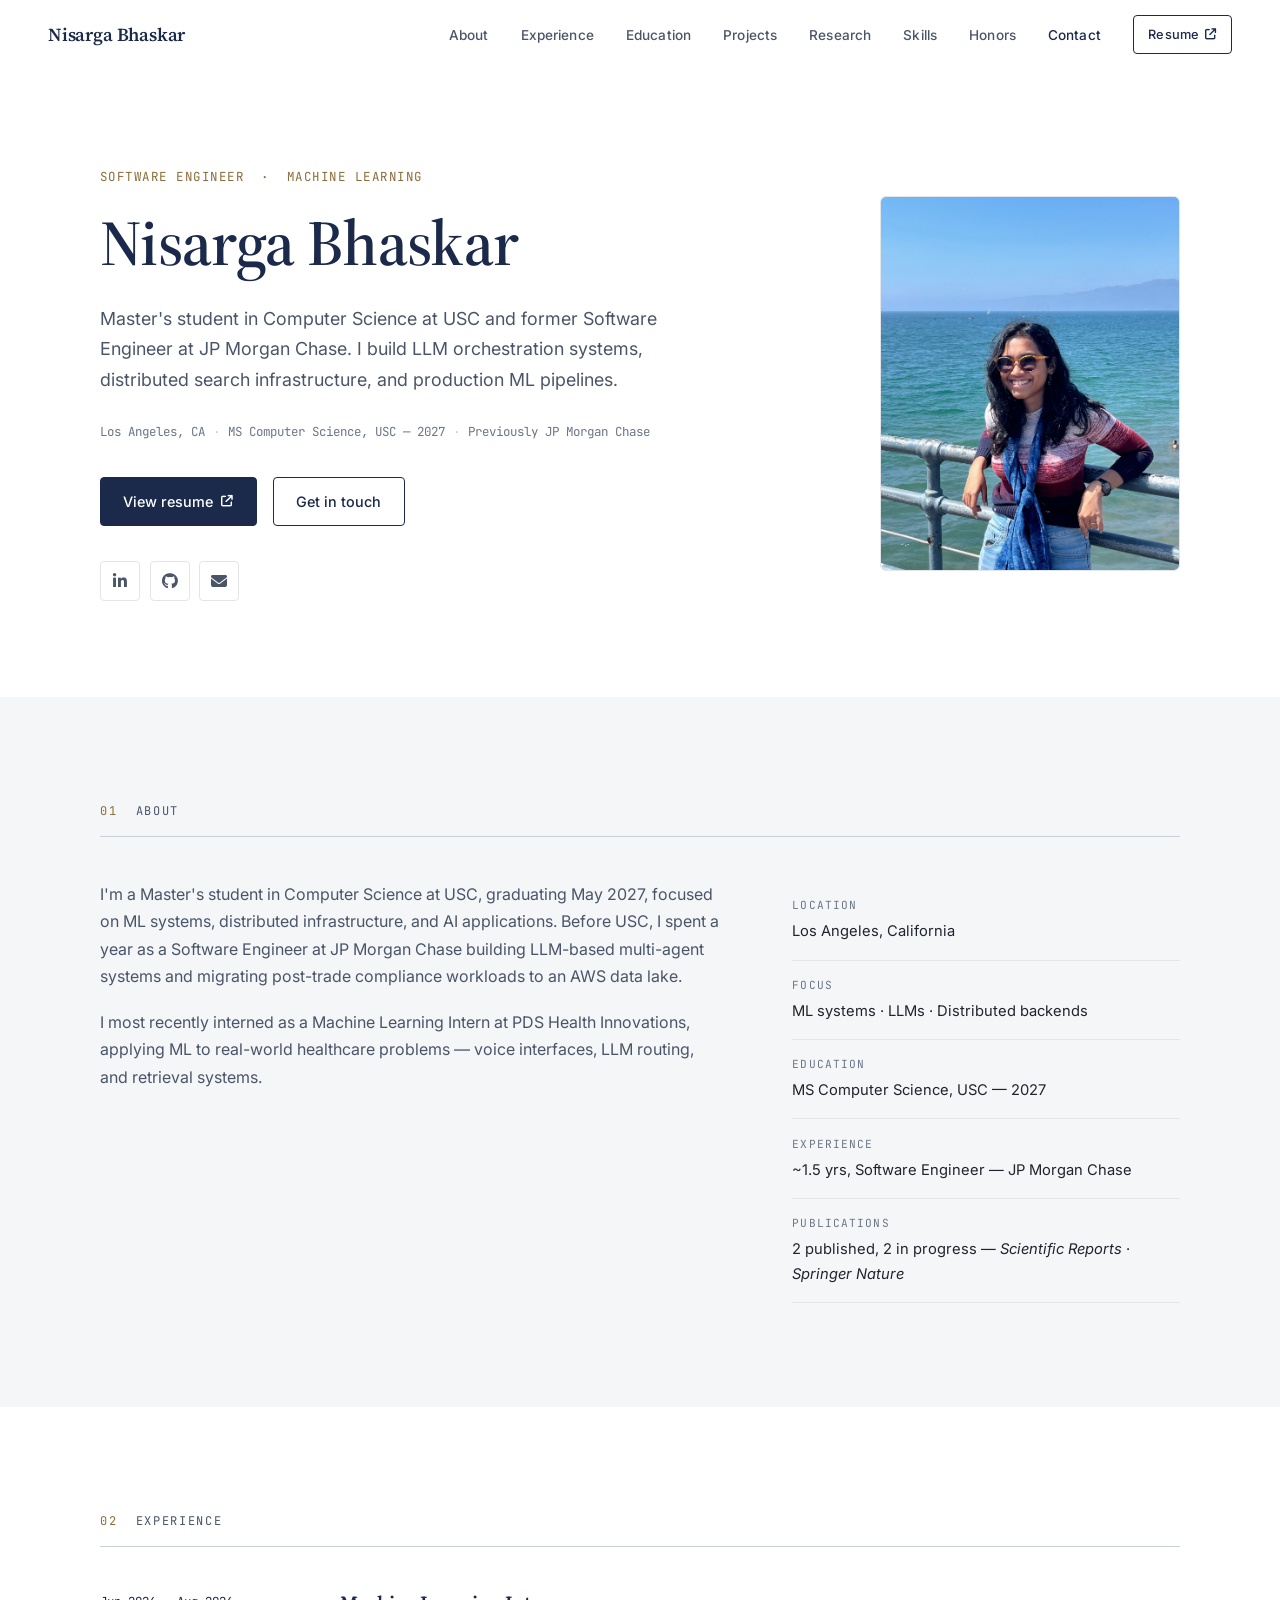
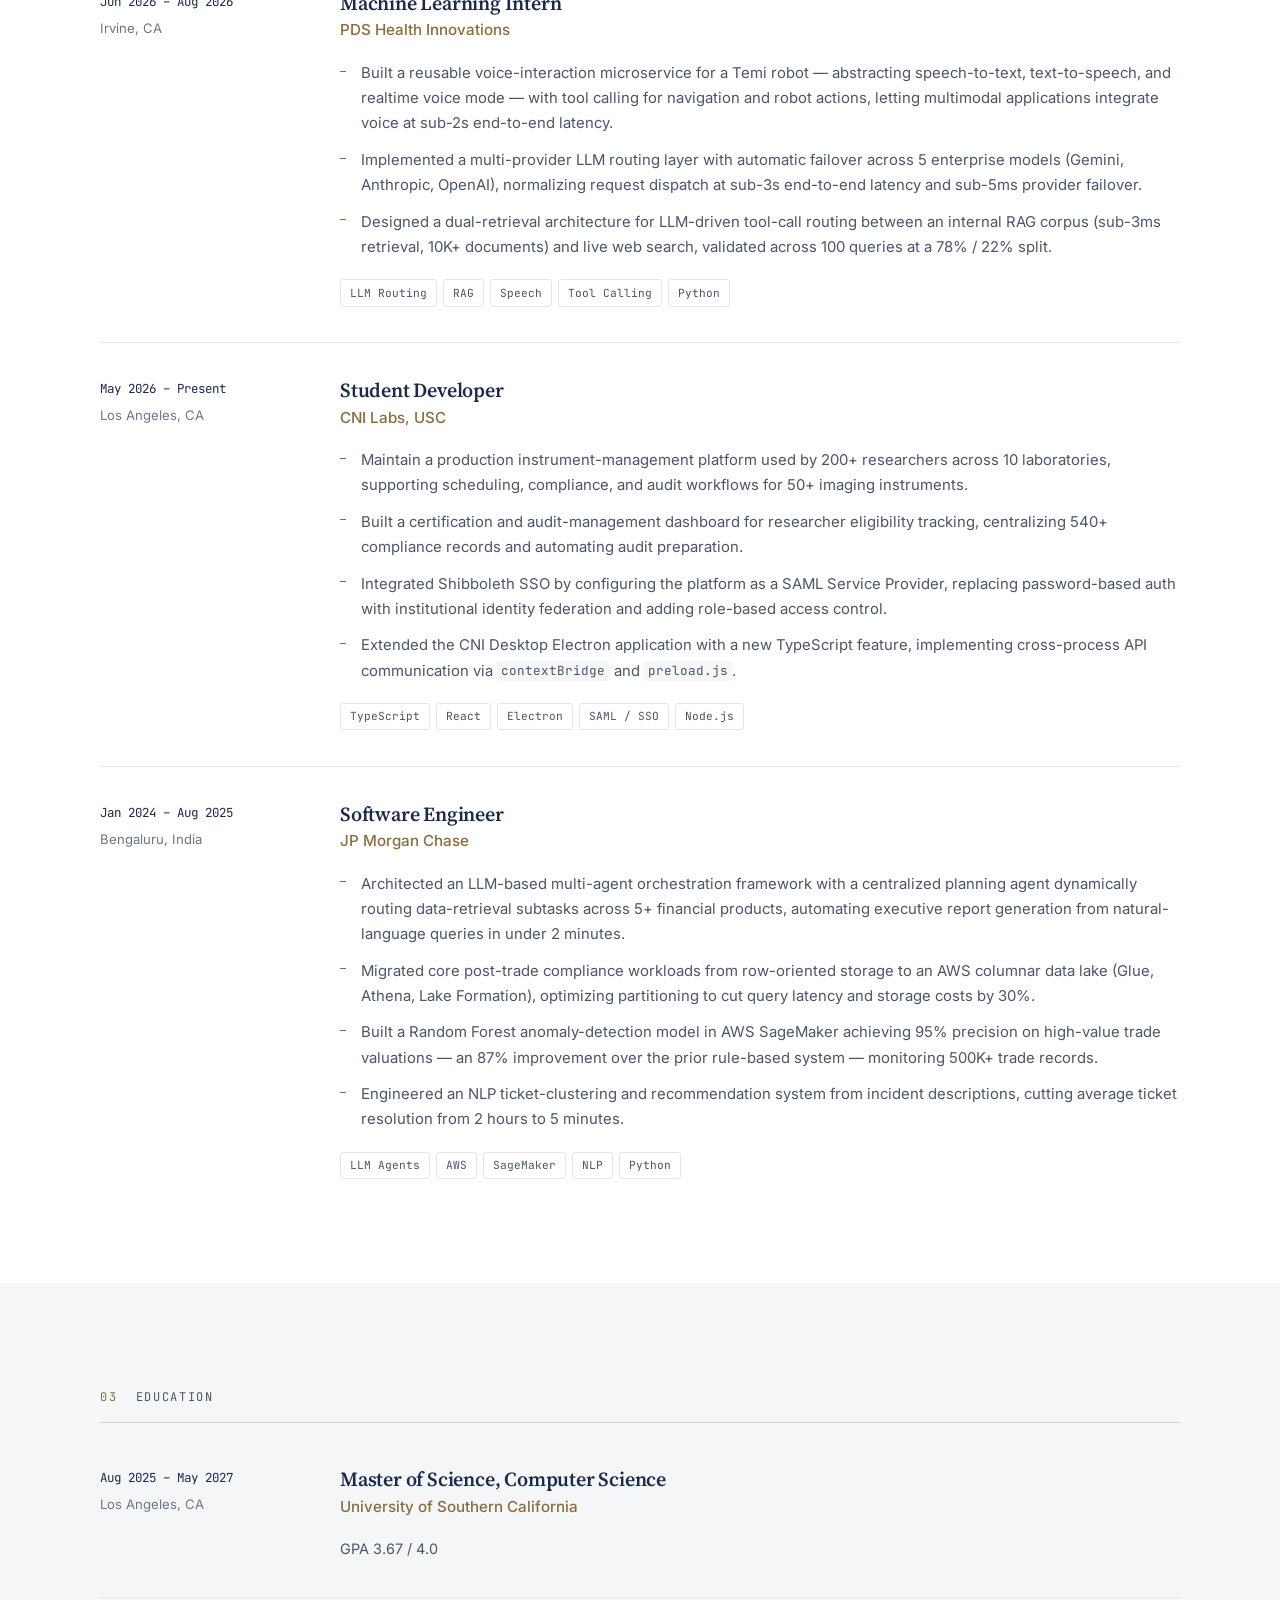
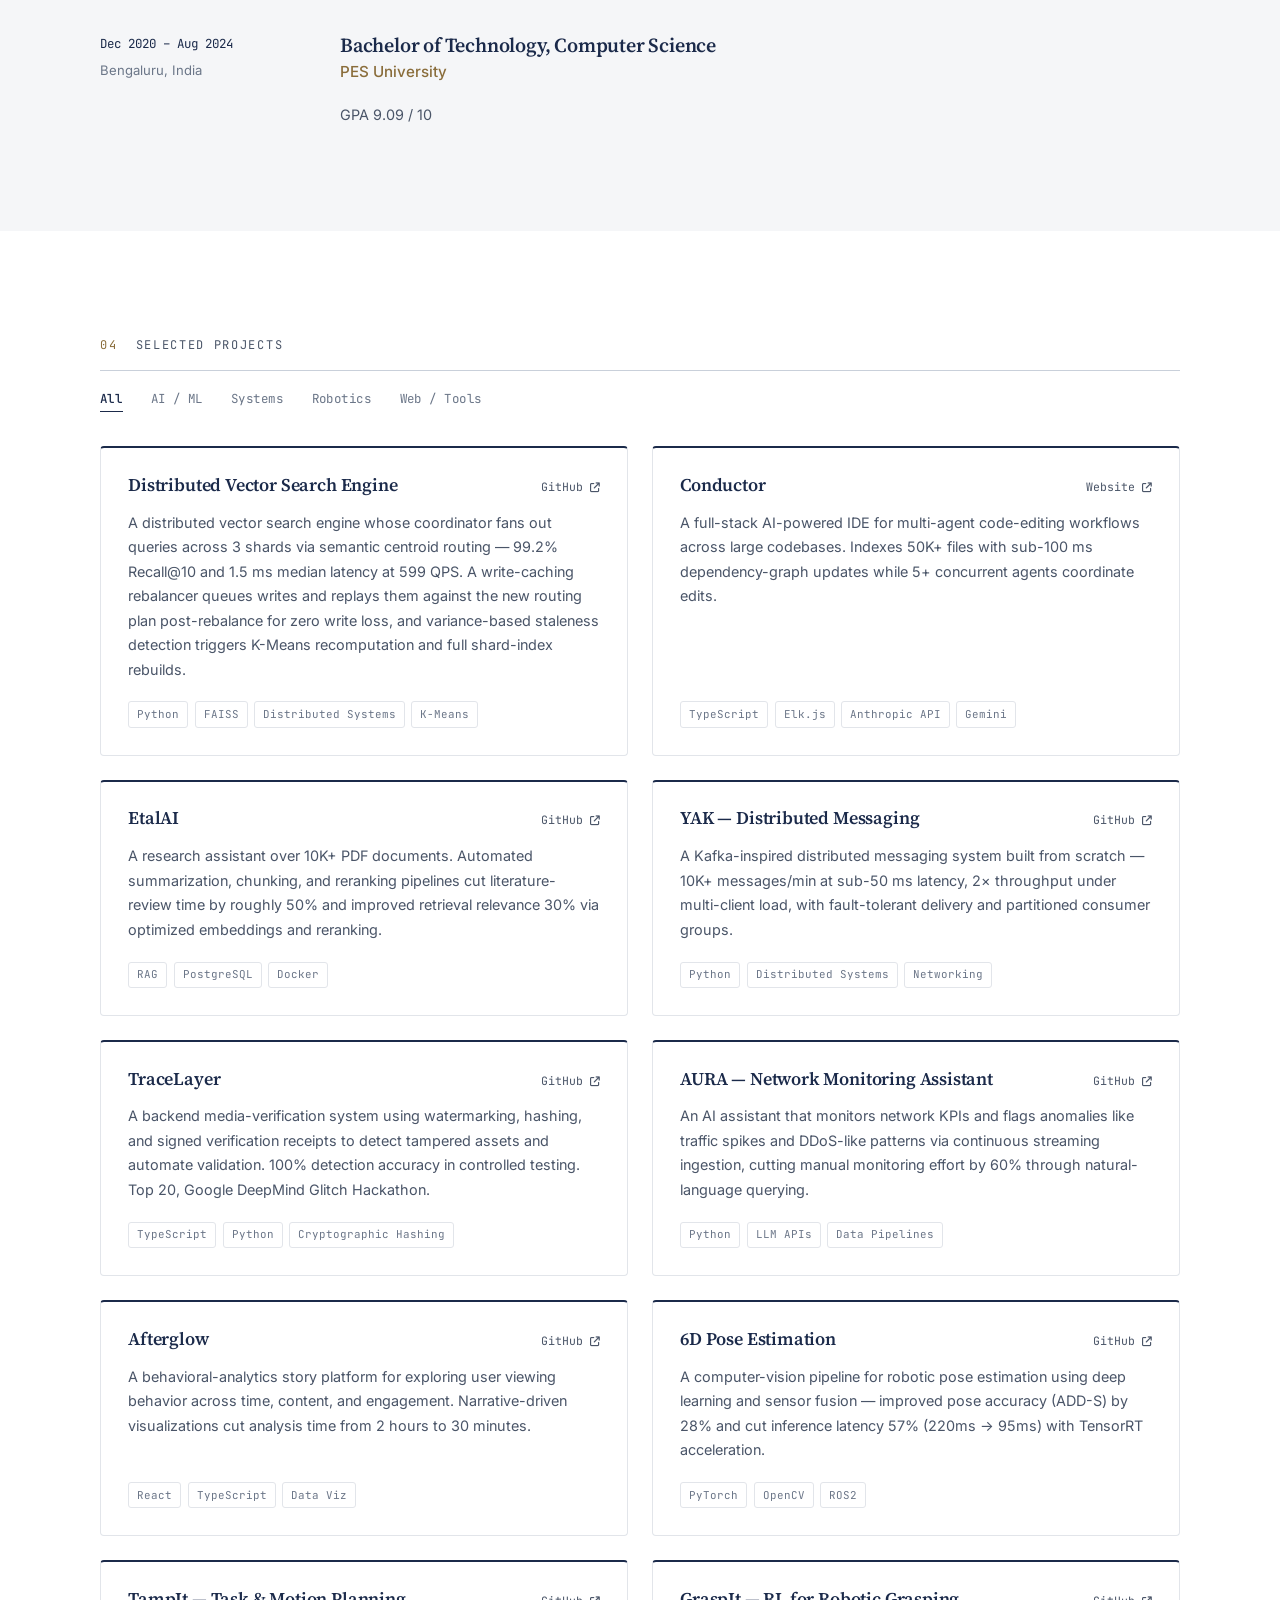
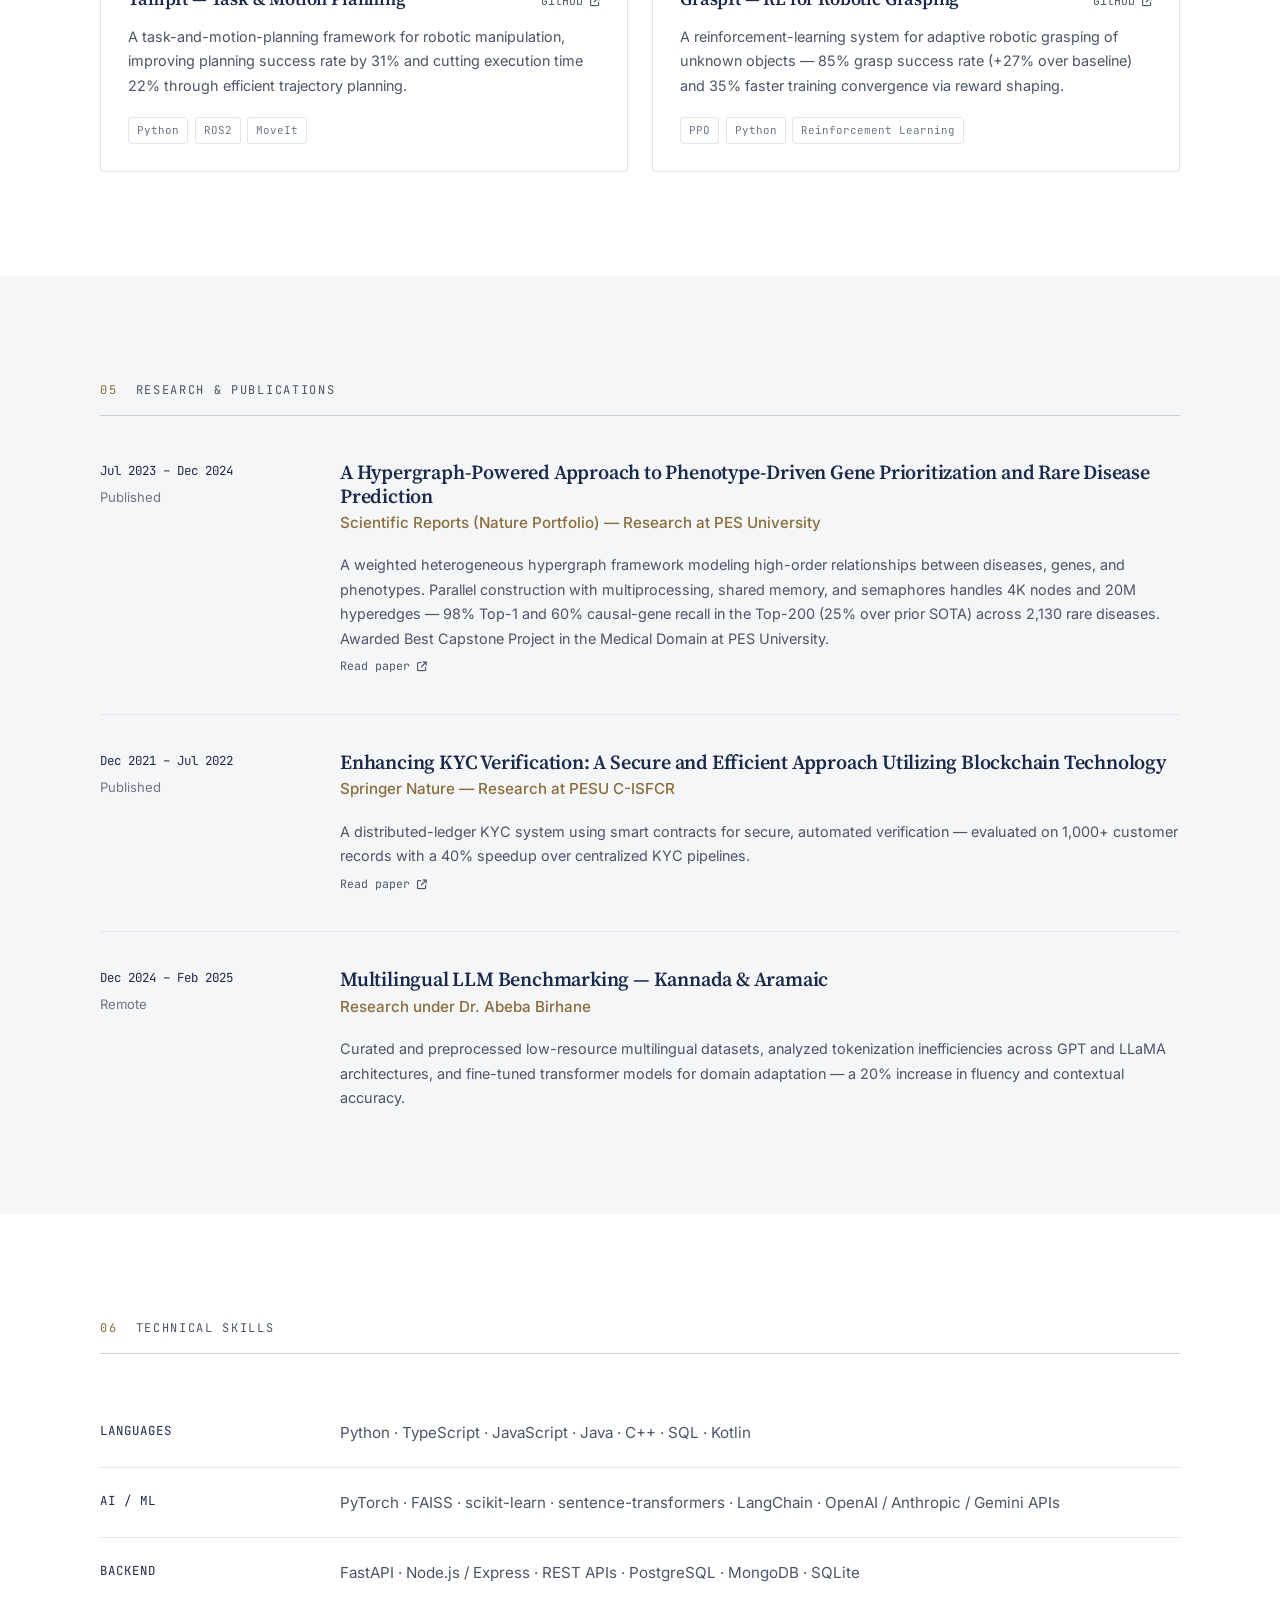
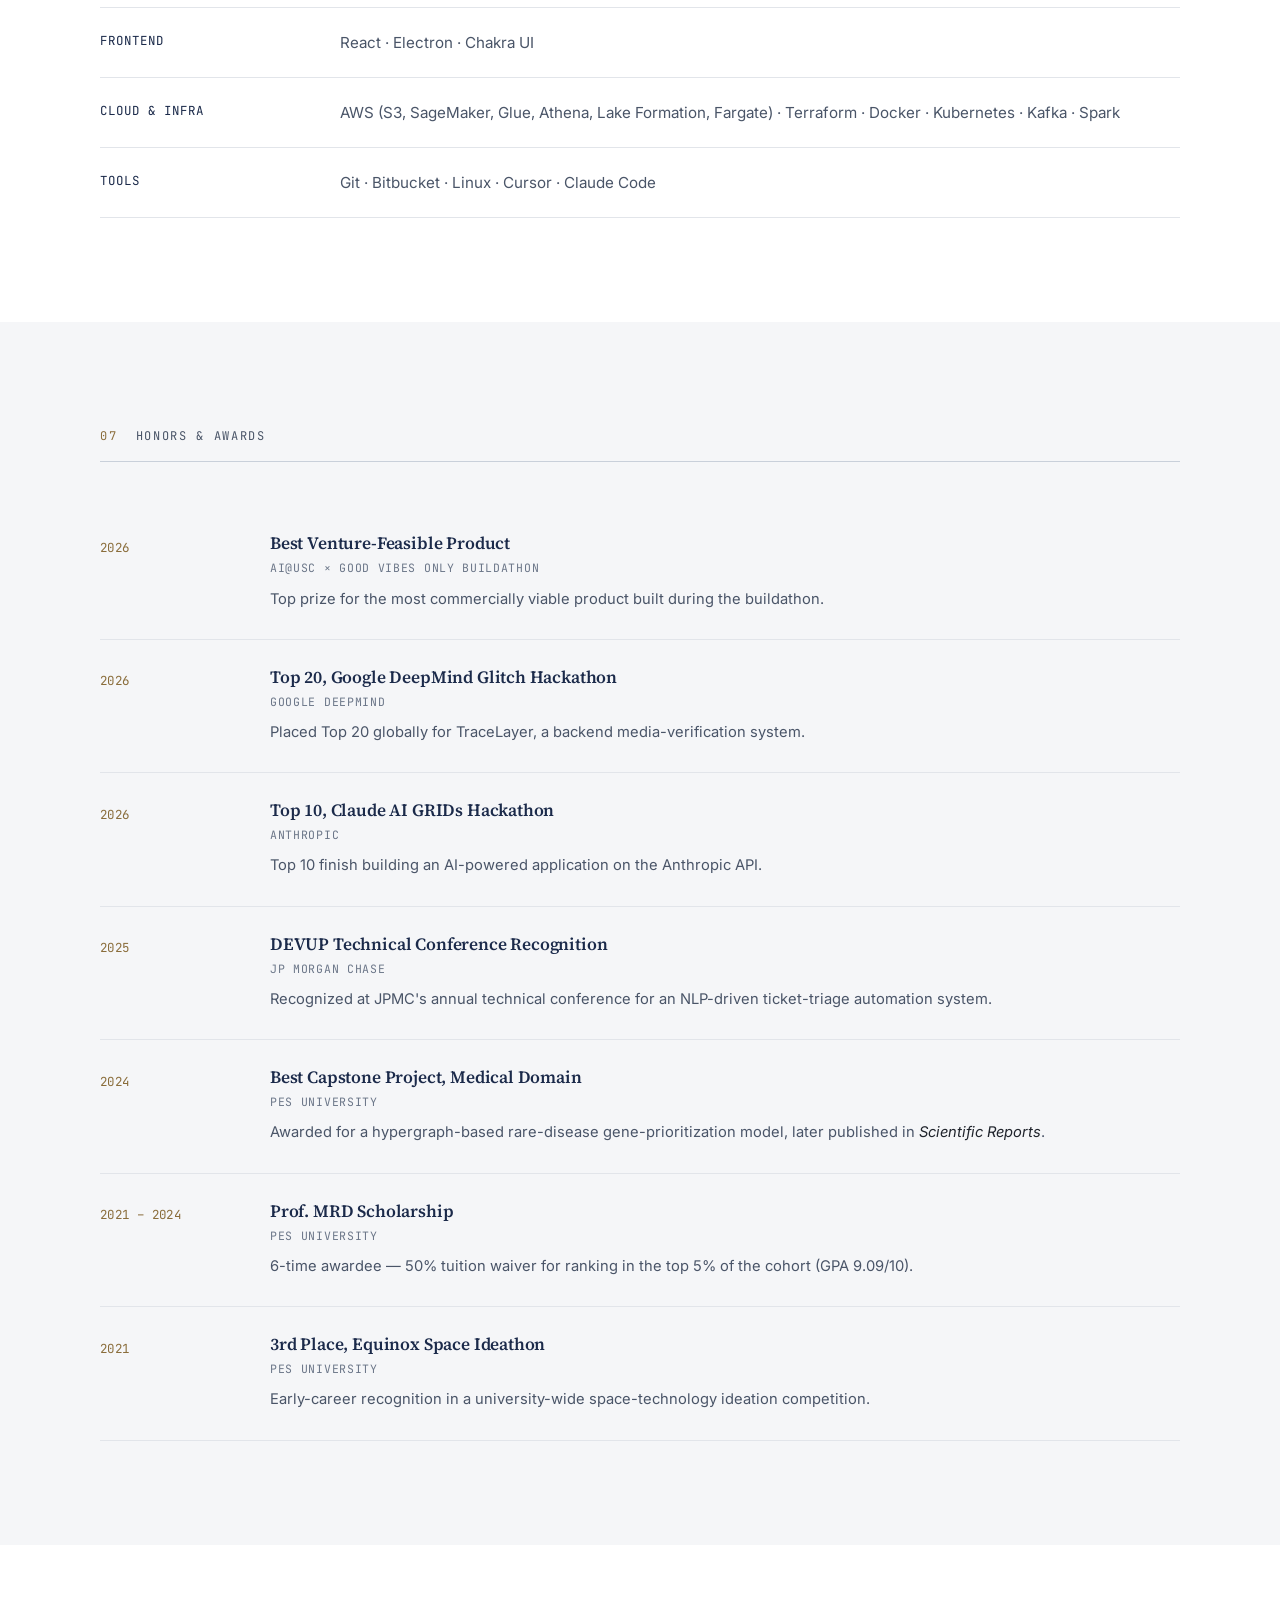
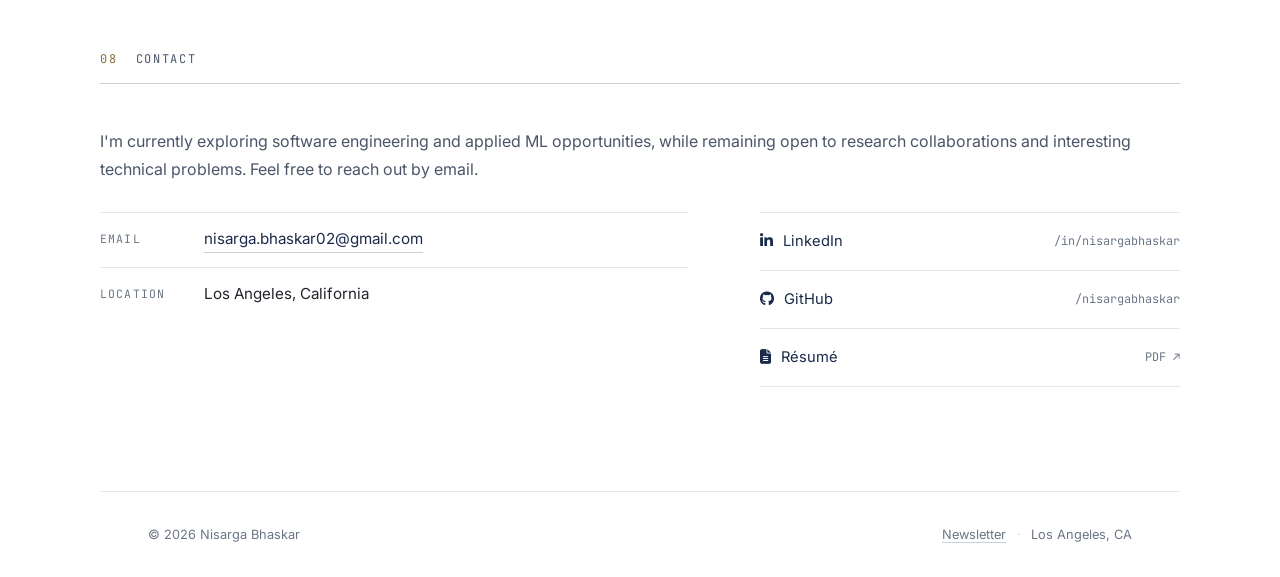
<file: index.html>
<!DOCTYPE html>
<html lang="en">
<head>
  <meta charset="UTF-8" />
  <meta name="viewport" content="width=device-width, initial-scale=1.0" />
  <link rel="icon" href="images/logo.png" type="image/png" />
  <title>Nisarga Bhaskar — Software Engineer &amp; Machine Learning</title>
  <meta name="description" content="Nisarga Bhaskar — MS Computer Science student at USC and former Software Engineer at JP Morgan Chase. I build LLM orchestration systems, distributed search infrastructure, and production ML pipelines." />

  <!-- Fonts -->
  <link rel="preconnect" href="https://fonts.googleapis.com" />
  <link rel="preconnect" href="https://fonts.gstatic.com" crossorigin />
  <link href="https://fonts.googleapis.com/css2?family=Inter:wght@400;500;600&family=Source+Serif+4:opsz,wght@8..60,400;8..60,500;8..60,600&family=JetBrains+Mono:wght@400;500&display=swap" rel="stylesheet" />

  <!-- Font Awesome -->
  <link rel="stylesheet" href="https://cdnjs.cloudflare.com/ajax/libs/font-awesome/6.5.0/css/all.min.css" />

  <link rel="stylesheet" href="style.css" />
</head>
<body>

<!-- ── NAVIGATION ─────────────────────────── -->
<nav id="nav" role="navigation" aria-label="Main navigation">
  <a href="#hero" class="nav-logo">Nisarga Bhaskar</a>

  <ul class="nav-links" role="list">
    <li><a href="#about">About</a></li>
    <li><a href="#experience">Experience</a></li>
    <li><a href="#education">Education</a></li>
    <li><a href="#projects">Projects</a></li>
    <li><a href="#research">Research</a></li>
    <li><a href="#skills">Skills</a></li>
    <li><a href="#honors">Honors</a></li>
    <li><a href="#contact">Contact</a></li>
    <li>
      <a href="https://drive.google.com/file/d/1raFfLiMmE6HdtcIfoRST18NXrPZxquO0/view?usp=drive_link" target="_blank" rel="noopener" class="nav-resume">
        Resume <i class="fa-solid fa-arrow-up-right-from-square"></i>
      </a>
    </li>
  </ul>

  <button class="nav-hamburger" aria-label="Toggle menu" aria-expanded="false">
    <span></span><span></span><span></span>
  </button>
</nav>

<!-- ── HERO ───────────────────────────────── -->
<header id="hero">
  <div class="hero-inner">
    <div class="hero-content">
      <p class="hero-eyebrow">Software Engineer &nbsp;·&nbsp; Machine Learning</p>
      <h1 class="hero-name">Nisarga Bhaskar</h1>
      <p class="hero-lead">
        Master's student in Computer Science at USC and former Software Engineer at
        JP Morgan Chase. I build LLM orchestration systems, distributed search
        infrastructure, and production ML pipelines.
      </p>
      <p class="hero-meta">
        <span>Los Angeles, CA</span>
        <span class="dot">·</span>
        <span>MS Computer Science, USC — 2027</span>
        <span class="dot">·</span>
        <span>Previously JP Morgan Chase</span>
      </p>
      <div class="hero-actions">
        <a href="https://drive.google.com/file/d/1raFfLiMmE6HdtcIfoRST18NXrPZxquO0/view?usp=drive_link" target="_blank" rel="noopener" class="btn-primary">
          View resume <i class="fa-solid fa-arrow-up-right-from-square"></i>
        </a>
        <a href="#contact" class="btn-ghost">Get in touch</a>
      </div>
      <div class="hero-socials">
        <a href="https://www.linkedin.com/in/nisargabhaskar/" target="_blank" rel="noopener" aria-label="LinkedIn">
          <i class="fa-brands fa-linkedin-in"></i>
        </a>
        <a href="https://github.com/nisargabhaskar" target="_blank" rel="noopener" aria-label="GitHub">
          <i class="fa-brands fa-github"></i>
        </a>
        <a href="mailto:nisarga.bhaskar02@gmail.com" aria-label="Email">
          <i class="fa-solid fa-envelope"></i>
        </a>
      </div>
    </div>

    <div class="hero-portrait">
      <img src="images/profilepic.jpeg" alt="Nisarga Bhaskar" loading="eager" />
    </div>
  </div>
</header>

<!-- ── ABOUT ──────────────────────────────── -->
<section id="about" class="section section--alt">
  <div class="section-inner">
    <p class="kicker"><span class="kicker-num">01</span> About</p>

    <div class="about-grid">
      <div class="about-text reveal">
        <p>
          I'm a Master's student in Computer Science at USC, graduating May 2027,
          focused on ML systems, distributed infrastructure, and AI applications.
          Before USC, I spent a year as a Software Engineer at JP Morgan Chase
          building LLM-based multi-agent systems and migrating post-trade
          compliance workloads to an AWS data lake.
        </p>
        <p>
          I most recently interned as a Machine Learning Intern at PDS Health
          Innovations, applying ML to real-world healthcare problems — voice
          interfaces, LLM routing, and retrieval systems.
        </p>

      </div>

      <aside class="about-facts reveal reveal-delay-1">
        
          <div>
            <dt>Location</dt>
            <dd>Los Angeles, California</dd>
          </div>
          <div>
            <dt>Focus</dt>
            <dd>ML systems · LLMs · Distributed backends</dd>
          </div>
          <div>
            <dt>Education</dt>
            <dd>MS Computer Science, USC — 2027</dd>
          </div>
          <div>
            <dt>Experience</dt>
            <dd>~1.5 yrs, Software Engineer — JP Morgan Chase</dd>
          </div>
          <div>
            <dt>Publications</dt>
            <dd>2 published, 2 in progress — <em>Scientific Reports</em> · <em>Springer Nature</em></dd>
          </div>
      
      </aside>
    </div>
  </div>
</section>

<!-- ── EXPERIENCE ─────────────────────────── -->
<section id="experience" class="section">
  <div class="section-inner">
    <p class="kicker"><span class="kicker-num">02</span> Experience</p>

    <div class="entries">

      <article class="entry reveal">
        <div class="entry-meta">
          <p class="entry-date">Jun 2026 – Aug 2026</p>
          <p class="entry-loc">Irvine, CA</p>
        </div>
        <div class="entry-body">
          <h3 class="entry-role">Machine Learning Intern</h3>
          <p class="entry-org">PDS Health Innovations</p>
          <ul class="entry-points">
            <li>Built a reusable voice-interaction microservice for a Temi robot — abstracting speech-to-text, text-to-speech, and realtime voice mode — with tool calling for navigation and robot actions, letting multimodal applications integrate voice at sub-2s end-to-end latency.</li>
            <li>Implemented a multi-provider LLM routing layer with automatic failover across 5 enterprise models (Gemini, Anthropic, OpenAI), normalizing request dispatch at sub-3s end-to-end latency and sub-5ms provider failover.</li>
            <li>Designed a dual-retrieval architecture for LLM-driven tool-call routing between an internal RAG corpus (sub-3ms retrieval, 10K+ documents) and live web search, validated across 100 queries at a 78% / 22% split.</li>
          </ul>
          <ul class="entry-tags">
            <li>LLM Routing</li><li>RAG</li><li>Speech</li><li>Tool Calling</li><li>Python</li>
          </ul>
        </div>
      </article>

      <article class="entry reveal">
        <div class="entry-meta">
          <p class="entry-date">May 2026 – Present</p>
          <p class="entry-loc">Los Angeles, CA</p>
        </div>
        <div class="entry-body">
          <h3 class="entry-role">Student Developer</h3>
          <p class="entry-org">CNI Labs, USC</p>
          <ul class="entry-points">
            <li>Maintain a production instrument-management platform used by 200+ researchers across 10 laboratories, supporting scheduling, compliance, and audit workflows for 50+ imaging instruments.</li>
            <li>Built a certification and audit-management dashboard for researcher eligibility tracking, centralizing 540+ compliance records and automating audit preparation.</li>
            <li>Integrated Shibboleth SSO by configuring the platform as a SAML Service Provider, replacing password-based auth with institutional identity federation and adding role-based access control.</li>
            <li>Extended the CNI Desktop Electron application with a new TypeScript feature, implementing cross-process API communication via <code>contextBridge</code> and <code>preload.js</code>.</li>
          </ul>
          <ul class="entry-tags">
            <li>TypeScript</li><li>React</li><li>Electron</li><li>SAML / SSO</li><li>Node.js</li>
          </ul>
        </div>
      </article>

      <article class="entry reveal">
        <div class="entry-meta">
          <p class="entry-date">Jan 2024 – Aug 2025</p>
          <p class="entry-loc">Bengaluru, India</p>
        </div>
        <div class="entry-body">
          <h3 class="entry-role">Software Engineer</h3>
          <p class="entry-org">JP Morgan Chase</p>
          <ul class="entry-points">
            <li>Architected an LLM-based multi-agent orchestration framework with a centralized planning agent dynamically routing data-retrieval subtasks across 5+ financial products, automating executive report generation from natural-language queries in under 2 minutes.</li>
            <li>Migrated core post-trade compliance workloads from row-oriented storage to an AWS columnar data lake (Glue, Athena, Lake Formation), optimizing partitioning to cut query latency and storage costs by 30%.</li>
            <li>Built a Random Forest anomaly-detection model in AWS SageMaker achieving 95% precision on high-value trade valuations — an 87% improvement over the prior rule-based system — monitoring 500K+ trade records.</li>
            <li>Engineered an NLP ticket-clustering and recommendation system from incident descriptions, cutting average ticket resolution from 2 hours to 5 minutes.</li>
          </ul>
          <ul class="entry-tags">
            <li>LLM Agents</li><li>AWS</li><li>SageMaker</li><li>NLP</li><li>Python</li>
          </ul>
        </div>
      </article>

    </div>
  </div>
</section>

<!-- ── EDUCATION ──────────────────────────── -->
<section id="education" class="section section--alt">
  <div class="section-inner">
    <p class="kicker"><span class="kicker-num">03</span> Education</p>

    <div class="entries">

      <article class="entry reveal">
        <div class="entry-meta">
          <p class="entry-date">Aug 2025 – May 2027</p>
          <p class="entry-loc">Los Angeles, CA</p>
        </div>
        <div class="entry-body">
          <h3 class="entry-role">Master of Science, Computer Science</h3>
          <p class="entry-org">University of Southern California</p>
          <p class="entry-note">GPA 3.67 / 4.0</p>
        </div>
      </article>

      <article class="entry reveal">
        <div class="entry-meta">
          <p class="entry-date">Dec 2020 – Aug 2024</p>
          <p class="entry-loc">Bengaluru, India</p>
        </div>
        <div class="entry-body">
          <h3 class="entry-role">Bachelor of Technology, Computer Science</h3>
          <p class="entry-org">PES University</p>
          <p class="entry-note">GPA 9.09 / 10</p>
        </div>
      </article>

    </div>
  </div>
</section>

<!-- ── PROJECTS ───────────────────────────── -->
<section id="projects" class="section">
  <div class="section-inner">
    <p class="kicker"><span class="kicker-num">04</span> Selected Projects</p>

    <div class="project-filters" role="tablist" aria-label="Filter projects by category">
      <button class="filter-btn active" data-filter="all">All</button>
      <button class="filter-btn" data-filter="ai-ml">AI / ML</button>
      <button class="filter-btn" data-filter="systems">Systems</button>
      <button class="filter-btn" data-filter="robotics">Robotics</button>
      <button class="filter-btn" data-filter="web">Web / Tools</button>
    </div>

    <div class="projects-grid">

      <article class="project reveal" data-category="systems">
        <div class="project-top">
          <h3>Distributed Vector Search Engine</h3>
          <a href="https://github.com/nisargabhaskar" target="_blank" rel="noopener" class="project-link">
            GitHub <i class="fa-solid fa-arrow-up-right-from-square"></i>
          </a>
        </div>
        <p class="project-desc">
          A distributed vector search engine whose coordinator fans out queries across
          3 shards via semantic centroid routing — 99.2% Recall@10 and 1.5&nbsp;ms median
          latency at 599 QPS. A write-caching rebalancer queues writes and replays them
          against the new routing plan post-rebalance for zero write loss, and
          variance-based staleness detection triggers K-Means recomputation and full
          shard-index rebuilds.
        </p>
        <ul class="project-tags">
          <li>Python</li><li>FAISS</li><li>Distributed Systems</li><li>K-Means</li>
        </ul>
      </article>

      <article class="project reveal" data-category="ai-ml systems web">
        <div class="project-top">
          <h3>Conductor</h3>
          <a href="https://conductor-code.vercel.app/" target="_blank" rel="noopener" class="project-link">
            Website <i class="fa-solid fa-arrow-up-right-from-square"></i>
          </a>
        </div>
        <p class="project-desc">
          A full-stack AI-powered IDE for multi-agent code-editing workflows across
          large codebases. Indexes 50K+ files with sub-100&nbsp;ms dependency-graph
          updates while 5+ concurrent agents coordinate edits.
        </p>
        <ul class="project-tags">
          <li>TypeScript</li><li>Elk.js</li><li>Anthropic API</li><li>Gemini</li>
        </ul>
      </article>

      <article class="project reveal" data-category="ai-ml">
        <div class="project-top">
          <h3>EtalAI</h3>
          <a href="https://github.com/nisargabhaskar/etalai" target="_blank" rel="noopener" class="project-link">
            GitHub <i class="fa-solid fa-arrow-up-right-from-square"></i>
          </a>
        </div>
        <p class="project-desc">
          A research assistant over 10K+ PDF documents. Automated summarization,
          chunking, and reranking pipelines cut literature-review time by roughly 50%
          and improved retrieval relevance 30% via optimized embeddings and reranking.
        </p>
        <ul class="project-tags">
          <li>RAG</li><li>PostgreSQL</li><li>Docker</li>
        </ul>
      </article>

      <article class="project reveal" data-category="systems">
        <div class="project-top">
          <h3>YAK — Distributed Messaging</h3>
          <a href="https://github.com/nisargabhaskar/YAK" target="_blank" rel="noopener" class="project-link">
            GitHub <i class="fa-solid fa-arrow-up-right-from-square"></i>
          </a>
        </div>
        <p class="project-desc">
          A Kafka-inspired distributed messaging system built from scratch — 10K+
          messages/min at sub-50&nbsp;ms latency, 2&times; throughput under multi-client
          load, with fault-tolerant delivery and partitioned consumer groups.
        </p>
        <ul class="project-tags">
          <li>Python</li><li>Distributed Systems</li><li>Networking</li>
        </ul>
      </article>

      <article class="project reveal" data-category="systems">
        <div class="project-top">
          <h3>TraceLayer</h3>
          <a href="https://github.com/nisargabhaskar/tracelayer" target="_blank" rel="noopener" class="project-link">
            GitHub <i class="fa-solid fa-arrow-up-right-from-square"></i>
          </a>
        </div>
        <p class="project-desc">
          A backend media-verification system using watermarking, hashing, and signed
          verification receipts to detect tampered assets and automate validation.
          100% detection accuracy in controlled testing. Top 20, Google DeepMind
          Glitch Hackathon.
        </p>
        <ul class="project-tags">
          <li>TypeScript</li><li>Python</li><li>Cryptographic Hashing</li>
        </ul>
      </article>


      <article class="project reveal" data-category="ai-ml">
        <div class="project-top">
          <h3>AURA — Network Monitoring Assistant</h3>
          <a href="https://github.com/nisargabhaskar/aura" target="_blank" rel="noopener" class="project-link">
            GitHub <i class="fa-solid fa-arrow-up-right-from-square"></i>
          </a>
        </div>
        <p class="project-desc">
          An AI assistant that monitors network KPIs and flags anomalies like traffic
          spikes and DDoS-like patterns via continuous streaming ingestion, cutting
          manual monitoring effort by 60% through natural-language querying.
        </p>
        <ul class="project-tags">
          <li>Python</li><li>LLM APIs</li><li>Data Pipelines</li>
        </ul>
      </article>

      <article class="project reveal" data-category="web ai-ml">
        <div class="project-top">
          <h3>Afterglow</h3>
          <a href="https://github.com/nisargabhaskar/afterglow" target="_blank" rel="noopener" class="project-link">
            GitHub <i class="fa-solid fa-arrow-up-right-from-square"></i>
          </a>
        </div>
        <p class="project-desc">
          A behavioral-analytics story platform for exploring user viewing behavior
          across time, content, and engagement. Narrative-driven visualizations cut
          analysis time from 2 hours to 30 minutes.
        </p>
        <ul class="project-tags">
          <li>React</li><li>TypeScript</li><li>Data Viz</li>
        </ul>
      </article>

      <article class="project reveal" data-category="robotics">
        <div class="project-top">
          <h3>6D Pose Estimation</h3>
          <a href="https://github.com/nisargabhaskar/6Dpose" target="_blank" rel="noopener" class="project-link">
            GitHub <i class="fa-solid fa-arrow-up-right-from-square"></i>
          </a>
        </div>
        <p class="project-desc">
          A computer-vision pipeline for robotic pose estimation using deep learning
          and sensor fusion — improved pose accuracy (ADD-S) by 28% and cut inference
          latency 57% (220ms&nbsp;&rarr;&nbsp;95ms) with TensorRT acceleration.
        </p>
        <ul class="project-tags">
          <li>PyTorch</li><li>OpenCV</li><li>ROS2</li>
        </ul>
      </article>

      <article class="project reveal" data-category="robotics">
        <div class="project-top">
          <h3>TampIt — Task &amp; Motion Planning</h3>
          <a href="https://github.com/nisargabhaskar/tampit" target="_blank" rel="noopener" class="project-link">
            GitHub <i class="fa-solid fa-arrow-up-right-from-square"></i>
          </a>
        </div>
        <p class="project-desc">
          A task-and-motion-planning framework for robotic manipulation, improving
          planning success rate by 31% and cutting execution time 22% through
          efficient trajectory planning.
        </p>
        <ul class="project-tags">
          <li>Python</li><li>ROS2</li><li>MoveIt</li>
        </ul>
      </article>

      <article class="project reveal" data-category="robotics">
        <div class="project-top">
          <h3>GraspIt — RL for Robotic Grasping</h3>
          <a href="https://github.com/nisargabhaskar/GraspIt" target="_blank" rel="noopener" class="project-link">
            GitHub <i class="fa-solid fa-arrow-up-right-from-square"></i>
          </a>
        </div>
        <p class="project-desc">
          A reinforcement-learning system for adaptive robotic grasping of unknown
          objects — 85% grasp success rate (+27% over baseline) and 35% faster
          training convergence via reward shaping.
        </p>
        <ul class="project-tags">
          <li>PPO</li><li>Python</li><li>Reinforcement Learning</li>
        </ul>
      </article>

    </div>
  </div>
</section>

<!-- ── RESEARCH ───────────────────────────── -->
<section id="research" class="section section--alt">
  <div class="section-inner">
    <p class="kicker"><span class="kicker-num">05</span> Research &amp; Publications</p>

    <div class="entries">

      <article class="entry reveal">
        <div class="entry-meta">
          <p class="entry-date">Jul 2023 – Dec 2024</p>
          <p class="entry-loc">Published</p>
        </div>
        <div class="entry-body">
          <h3 class="entry-role">A Hypergraph-Powered Approach to Phenotype-Driven Gene Prioritization and Rare Disease Prediction</h3>
          <p class="entry-org">Scientific Reports (Nature Portfolio) — Research at PES University</p>
          <p class="entry-note">
            A weighted heterogeneous hypergraph framework modeling high-order
            relationships between diseases, genes, and phenotypes. Parallel
            construction with multiprocessing, shared memory, and semaphores
            handles 4K nodes and 20M hyperedges — 98% Top-1 and 60% causal-gene
            recall in the Top-200 (25% over prior SOTA) across 2,130 rare diseases.
            Awarded Best Capstone Project in the Medical Domain at PES University.
          </p>
          <a href="https://doi.org/10.1038/s41598-025-04428-z" target="_blank" rel="noopener" class="project-link">
            Read paper <i class="fa-solid fa-arrow-up-right-from-square"></i>
          </a>
        </div>
      </article>

      <article class="entry reveal">
        <div class="entry-meta">
          <p class="entry-date">Dec 2021 – Jul 2022</p>
          <p class="entry-loc">Published</p>
        </div>
        <div class="entry-body">
          <h3 class="entry-role">Enhancing KYC Verification: A Secure and Efficient Approach Utilizing Blockchain Technology</h3>
          <p class="entry-org">Springer Nature — Research at PESU C-ISFCR</p>
          <p class="entry-note">
            A distributed-ledger KYC system using smart contracts for secure,
            automated verification — evaluated on 1,000+ customer records with a
            40% speedup over centralized KYC pipelines.
          </p>
          <a href="https://doi.org/10.1007/978-981-97-2004-0_10" target="_blank" rel="noopener" class="project-link">
            Read paper <i class="fa-solid fa-arrow-up-right-from-square"></i>
          </a>
        </div>
      </article>

      <article class="entry reveal">
        <div class="entry-meta">
          <p class="entry-date">Dec 2024 – Feb 2025</p>
          <p class="entry-loc">Remote</p>
        </div>
        <div class="entry-body">
          <h3 class="entry-role">Multilingual LLM Benchmarking — Kannada &amp; Aramaic</h3>
          <p class="entry-org">Research under Dr. Abeba Birhane</p>
          <p class="entry-note">
            Curated and preprocessed low-resource multilingual datasets, analyzed
            tokenization inefficiencies across GPT and LLaMA architectures, and
            fine-tuned transformer models for domain adaptation — a 20% increase
            in fluency and contextual accuracy.
          </p>
        </div>
      </article>

    </div>
  </div>
</section>

<!-- ── SKILLS ─────────────────────────────── -->
<section id="skills" class="section">
  <div class="section-inner">
    <p class="kicker"><span class="kicker-num">06</span> Technical Skills</p>

    <dl class="skills-list">
      <div class="reveal">
        <dt>Languages</dt>
        <dd>Python · TypeScript · JavaScript · Java · C++ · SQL · Kotlin</dd>
      </div>
      <div class="reveal">
        <dt>AI / ML</dt>
        <dd>PyTorch · FAISS · scikit-learn · sentence-transformers · LangChain · OpenAI / Anthropic / Gemini APIs</dd>
      </div>
      <div class="reveal">
        <dt>Backend</dt>
        <dd>FastAPI · Node.js / Express · REST APIs · PostgreSQL · MongoDB · SQLite</dd>
      </div>
      <div class="reveal">
        <dt>Frontend</dt>
        <dd>React · Electron · Chakra UI</dd>
      </div>
      <div class="reveal">
        <dt>Cloud &amp; Infra</dt>
        <dd>AWS (S3, SageMaker, Glue, Athena, Lake Formation, Fargate) · Terraform · Docker · Kubernetes · Kafka · Spark</dd>
      </div>
      <div class="reveal">
        <dt>Tools</dt>
        <dd>Git · Bitbucket · Linux · Cursor · Claude Code</dd>
      </div>
    </dl>
  </div>
</section>

<!-- ── HONORS & AWARDS ────────────────────── -->
<section id="honors" class="section section--alt">
  <div class="section-inner">
    <p class="kicker"><span class="kicker-num">07</span> Honors &amp; Awards</p>

    <ul class="honors-list">

      <li class="reveal">
        <div class="honors-year">2026</div>
        <div class="honors-body">
          <h3 class="honors-title">Best Venture-Feasible Product</h3>
          <p class="honors-org">AI@USC × Good Vibes Only Buildathon</p>
          <p class="honors-desc">Top prize for the most commercially viable product built during the buildathon.</p>
        </div>
      </li>

      <li class="reveal">
        <div class="honors-year">2026</div>
        <div class="honors-body">
          <h3 class="honors-title">Top 20, Google DeepMind Glitch Hackathon</h3>
          <p class="honors-org">Google DeepMind</p>
          <p class="honors-desc">Placed Top 20 globally for TraceLayer, a backend media-verification system.</p>
        </div>
      </li>

      <li class="reveal">
        <div class="honors-year">2026</div>
        <div class="honors-body">
          <h3 class="honors-title">Top 10, Claude AI GRIDs Hackathon</h3>
          <p class="honors-org">Anthropic</p>
          <p class="honors-desc">Top 10 finish building an AI-powered application on the Anthropic API.</p>
        </div>
      </li>

      <li class="reveal">
        <div class="honors-year">2025</div>
        <div class="honors-body">
          <h3 class="honors-title">DEVUP Technical Conference Recognition</h3>
          <p class="honors-org">JP Morgan Chase</p>
          <p class="honors-desc">Recognized at JPMC's annual technical conference for an NLP-driven ticket-triage automation system.</p>
        </div>
      </li>

      <li class="reveal">
        <div class="honors-year">2024</div>
        <div class="honors-body">
          <h3 class="honors-title">Best Capstone Project, Medical Domain</h3>
          <p class="honors-org">PES University</p>
          <p class="honors-desc">Awarded for a hypergraph-based rare-disease gene-prioritization model, later published in <em>Scientific Reports</em>.</p>
        </div>
      </li>

      <li class="reveal">
        <div class="honors-year">2021 – 2024</div>
        <div class="honors-body">
          <h3 class="honors-title">Prof. MRD Scholarship</h3>
          <p class="honors-org">PES University</p>
          <p class="honors-desc">6-time awardee — 50% tuition waiver for ranking in the top 5% of the cohort (GPA 9.09/10).</p>
        </div>
      </li>

      <li class="reveal">
        <div class="honors-year">2021</div>
        <div class="honors-body">
          <h3 class="honors-title">3rd Place, Equinox Space Ideathon</h3>
          <p class="honors-org">PES University</p>
          <p class="honors-desc">Early-career recognition in a university-wide space-technology ideation competition.</p>
        </div>
      </li>

    </ul>
  </div>
</section>

<!-- ── CONTACT ────────────────────────────── -->
<section id="contact" class="section">
  <div class="section-inner">
    <p class="kicker"><span class="kicker-num">08</span> Contact</p>
    <p class="contact-lead">
          I'm currently exploring software engineering and applied ML opportunities, while remaining open to research collaborations and interesting technical problems. Feel free to reach out by email.
        </p>
    <div class="contact-grid">
      
      <div class="reveal">
        <ul class="contact-list">
          <li>
            <span class="contact-key">Email</span>
            <a href="mailto:nisarga.bhaskar02@gmail.com">nisarga.bhaskar02@gmail.com</a>
          </li>
          <li>
            <span class="contact-key">Location</span>
            <span>Los Angeles, California</span>
          </li>
        </ul>
      </div>

      <div class="contact-links reveal reveal-delay-1">
        <a href="https://www.linkedin.com/in/nisargabhaskar/" target="_blank" rel="noopener">
          <span><i class="fa-brands fa-linkedin-in"></i> LinkedIn</span>
          <span class="contact-handle">/in/nisargabhaskar</span>
        </a>
        <a href="https://github.com/nisargabhaskar" target="_blank" rel="noopener">
          <span><i class="fa-brands fa-github"></i> GitHub</span>
          <span class="contact-handle">/nisargabhaskar</span>
        </a>
        <a href="https://drive.google.com/file/d/1raFfLiMmE6HdtcIfoRST18NXrPZxquO0/view?usp=drive_link" target="_blank" rel="noopener">
          <span><i class="fa-solid fa-file-lines"></i> Résumé</span>
          <span class="contact-handle">PDF ↗</span>
        </a>
      </div>
    </div>
  </div>
</section>

<!-- ── FOOTER ─────────────────────────────── -->
<footer>
  <p>© 2026 Nisarga Bhaskar</p>
  <p>
    <a href="https://drive.google.com/file/d/1AqZQmW4uv2HUum4X_uni_J6r-mV0wQcH/view?usp=drive_link" target="_blank" rel="noopener">Newsletter</a>
    <span class="dot">·</span>
    Los Angeles, CA
  </p>
</footer>

<script src="app.js"></script>
</body>
</html>
</file>
<file: style.css>
/* ─────────────────────────────────────────────
   NISARGA BHASKAR — PORTFOLIO
   Classic / editorial design system
───────────────────────────────────────────── */

:root {
  --navy:        #1B2A4A;
  --navy-deep:   #14203A;
  --ink:         #20242C;
  --slate:       #4A5568;
  --slate-light: #6B7688;
  --accent:      #8A6D3B;   /* antique gold, used sparingly */
  --bg:          #FFFFFF;
  --bg-alt:      #F5F6F8;
  --border:      #E2E5EA;
  --rule:        #C9D0DA;

  --maxw:        1080px;
  --nav-height:  70px;
  --transition:  0.25s ease;

  --serif: 'Source Serif 4', Georgia, 'Times New Roman', serif;
  --sans:  'Inter', -apple-system, BlinkMacSystemFont, 'Segoe UI', sans-serif;
  --mono:  'JetBrains Mono', ui-monospace, 'SFMono-Regular', Menlo, monospace;
}

/* ── RESET ─────────────────────────────────── */
*, *::before, *::after { box-sizing: border-box; margin: 0; padding: 0; }

html {
  scroll-behavior: smooth;
  scroll-padding-top: var(--nav-height);
  -webkit-text-size-adjust: 100%;
}

body {
  font-family: var(--sans);
  background: var(--bg);
  color: var(--ink);
  font-size: 1rem;
  line-height: 1.7;
  -webkit-font-smoothing: antialiased;
  overflow-x: hidden;
}

h1, h2, h3 {
  font-family: var(--serif);
  font-weight: 600;
  line-height: 1.2;
  color: var(--navy);
  letter-spacing: -0.01em;
}

a { color: inherit; text-decoration: none; }
img { max-width: 100%; display: block; }
em { font-style: italic; }
code {
  font-family: var(--mono);
  font-size: 0.85em;
  background: var(--bg-alt);
  padding: 0.1em 0.35em;
  border-radius: 3px;
}

/* ── NAVIGATION ────────────────────────────── */
#nav {
  position: fixed;
  top: 0; left: 0; right: 0;
  height: var(--nav-height);
  z-index: 1000;
  display: flex;
  align-items: center;
  justify-content: space-between;
  padding: 0 clamp(1.25rem, 5vw, 3rem);
  background: rgba(255, 255, 255, 0.85);
  backdrop-filter: blur(10px);
  -webkit-backdrop-filter: blur(10px);
  border-bottom: 1px solid transparent;
  transition: border-color var(--transition), box-shadow var(--transition);
}

#nav.scrolled {
  border-bottom-color: var(--border);
  box-shadow: 0 1px 12px rgba(27, 42, 74, 0.06);
}

.nav-logo {
  font-family: var(--serif);
  font-size: 1.15rem;
  font-weight: 600;
  color: var(--navy);
  letter-spacing: -0.01em;
}

.nav-links {
  display: flex;
  align-items: center;
  gap: 2rem;
  list-style: none;
}

.nav-links a {
  font-size: 0.85rem;
  font-weight: 500;
  color: var(--slate);
  letter-spacing: 0.01em;
  transition: color var(--transition);
}

.nav-links a:hover,
.nav-links a.active { color: var(--navy); }

.nav-resume {
  display: inline-flex;
  align-items: center;
  gap: 0.4rem;
  border: 1px solid var(--navy);
  color: var(--navy) !important;
  padding: 0.45rem 0.9rem;
  border-radius: 4px;
  font-size: 0.8rem !important;
  transition: background var(--transition), color var(--transition);
}

.nav-resume i { font-size: 0.7rem; }
.nav-resume:hover {
  background: var(--navy);
  color: #fff !important;
}

.nav-hamburger {
  display: none;
  flex-direction: column;
  gap: 5px;
  background: none;
  border: none;
  cursor: pointer;
  padding: 6px;
}

.nav-hamburger span {
  display: block;
  width: 22px; height: 2px;
  background: var(--navy);
  transition: var(--transition);
}

/* ── LAYOUT / SECTIONS ─────────────────────── */
.section {
  padding: clamp(4rem, 9vw, 6.5rem) clamp(1.25rem, 6vw, 3rem);
}

.section--alt { background: var(--bg-alt); }

.section-inner {
  max-width: var(--maxw);
  margin: 0 auto;
}

.kicker {
  font-family: var(--mono);
  font-size: 0.75rem;
  letter-spacing: 0.14em;
  text-transform: uppercase;
  color: var(--slate);
  padding-bottom: 0.9rem;
  margin-bottom: 2.75rem;
  border-bottom: 1px solid var(--rule);
}

.kicker-num {
  color: var(--accent);
  margin-right: 0.6rem;
}

/* ── HERO ──────────────────────────────────── */
#hero {
  padding: calc(var(--nav-height) + clamp(3rem, 8vw, 6rem)) clamp(1.25rem, 6vw, 3rem) clamp(3.5rem, 8vw, 6rem);
}

.hero-inner {
  max-width: var(--maxw);
  margin: 0 auto;
  display: grid;
  grid-template-columns: 1fr auto;
  gap: clamp(2rem, 6vw, 5rem);
  align-items: center;
}

.hero-eyebrow {
  font-family: var(--mono);
  font-size: 0.78rem;
  letter-spacing: 0.12em;
  text-transform: uppercase;
  color: var(--accent);
  margin-bottom: 1.1rem;
}

.hero-name {
  font-size: clamp(2.6rem, 6vw, 4rem);
  margin-bottom: 1.4rem;
}

.hero-lead {
  font-size: 1.12rem;
  color: var(--slate);
  max-width: 34em;
  margin-bottom: 1.6rem;
}

.hero-meta {
  font-family: var(--mono);
  font-size: 0.78rem;
  color: var(--slate-light);
  display: flex;
  flex-wrap: wrap;
  gap: 0.5rem;
  align-items: center;
  margin-bottom: 2.2rem;
}

.hero-meta .dot { color: var(--rule); }

.hero-actions {
  display: flex;
  flex-wrap: wrap;
  gap: 1rem;
  margin-bottom: 2.2rem;
}

.btn-primary,
.btn-ghost {
  display: inline-flex;
  align-items: center;
  gap: 0.5rem;
  font-size: 0.9rem;
  font-weight: 500;
  padding: 0.7rem 1.4rem;
  border-radius: 4px;
  border: 1px solid var(--navy);
  transition: background var(--transition), color var(--transition), transform var(--transition);
}

.btn-primary {
  background: var(--navy);
  color: #fff;
}
.btn-primary i { font-size: 0.72rem; }
.btn-primary:hover { background: var(--navy-deep); transform: translateY(-1px); }

.btn-ghost { color: var(--navy); background: transparent; }
.btn-ghost:hover { background: var(--navy); color: #fff; }

.hero-socials {
  display: flex;
  gap: 0.6rem;
}

.hero-socials a {
  width: 40px; height: 40px;
  display: flex; align-items: center; justify-content: center;
  border: 1px solid var(--border);
  border-radius: 4px;
  color: var(--slate);
  font-size: 1rem;
  transition: border-color var(--transition), color var(--transition);
}

.hero-socials a:hover { border-color: var(--navy); color: var(--navy); }

.hero-portrait {
  width: clamp(220px, 26vw, 300px);
  flex-shrink: 0;
}

.hero-portrait img {
  width: 100%;
  aspect-ratio: 4 / 5;
  object-fit: cover;
  border-radius: 6px;
  border: 1px solid var(--border);
  filter: grayscale(12%);
}

/* ── ABOUT ─────────────────────────────────── */
.about-grid {
  display: grid;
  grid-template-columns: 1.6fr 1fr;
  gap: clamp(2rem, 6vw, 4.5rem);
}

.about-text p { color: var(--slate); margin-bottom: 1.2rem; }
.about-text p:last-of-type { margin-bottom: 0; }

.honors {
  margin-top: 2.2rem;
  padding-top: 1.6rem;
  border-top: 1px solid var(--rule);
}

.honors-label {
  font-family: var(--mono);
  font-size: 0.72rem;
  letter-spacing: 0.12em;
  text-transform: uppercase;
  color: var(--slate);
  margin-bottom: 0.9rem;
}

.honors ul { list-style: none; }

.honors li {
  position: relative;
  padding-left: 1.1rem;
  font-size: 0.92rem;
  color: var(--slate);
  margin-bottom: 0.55rem;
}

.honors li::before {
  content: '';
  position: absolute;
  left: 0; top: 0.7em;
  width: 5px; height: 5px;
  background: var(--accent);
}

.about-facts dl {
  border-top: 1px solid var(--rule);
}

.about-facts div {
  padding: 0.95rem 0;
  border-bottom: 1px solid var(--border);
}

.about-facts dt {
  font-family: var(--mono);
  font-size: 0.7rem;
  letter-spacing: 0.1em;
  text-transform: uppercase;
  color: var(--slate-light);
  margin-bottom: 0.25rem;
}

.about-facts dd {
  font-size: 0.92rem;
  color: var(--ink);
}

/* ── ENTRIES (experience / education) ──────── */
.entries { display: flex; flex-direction: column; }

.entry {
  display: grid;
  grid-template-columns: 200px 1fr;
  gap: 2.5rem;
  padding: 2.2rem 0;
  border-top: 1px solid var(--border);
}
.entry:first-child { border-top: none; padding-top: 0; }
.entry:last-child { padding-bottom: 0; }

.entry-date {
  font-family: var(--mono);
  font-size: 0.78rem;
  color: var(--navy);
  margin-bottom: 0.3rem;
}

.entry-loc {
  font-size: 0.82rem;
  color: var(--slate-light);
}

.entry-role {
  font-size: 1.25rem;
  margin-bottom: 0.15rem;
}

.entry-org {
  font-size: 0.95rem;
  color: var(--accent);
  font-weight: 500;
  margin-bottom: 1.1rem;
}

.entry-note {
  font-size: 0.9rem;
  color: var(--slate);
}

.entry-points { list-style: none; }

.entry-points li {
  position: relative;
  padding-left: 1.3rem;
  font-size: 0.93rem;
  color: var(--slate);
  margin-bottom: 0.7rem;
}

.entry-points li::before {
  content: '';
  position: absolute;
  left: 0; top: 0.65em;
  width: 6px; height: 1px;
  background: var(--accent);
}

.entry-tags {
  list-style: none;
  display: flex;
  flex-wrap: wrap;
  gap: 0.4rem;
  margin-top: 1.2rem;
}

.entry-tags li {
  font-family: var(--mono);
  font-size: 0.7rem;
  color: var(--slate);
  border: 1px solid var(--border);
  padding: 0.2rem 0.55rem;
  border-radius: 3px;
}

/* ── PROJECTS ──────────────────────────────── */
.projects-grid {
  display: grid;
  grid-template-columns: repeat(2, 1fr);
  gap: 1.5rem;
}

.project {
  background: var(--bg);
  border: 1px solid var(--border);
  border-top: 2px solid var(--navy);
  border-radius: 4px;
  padding: 1.6rem 1.7rem 1.7rem;
  display: flex;
  flex-direction: column;
  transition: border-color var(--transition), box-shadow var(--transition), transform var(--transition);
}

.section--alt .project { background: var(--bg); }

.project:hover {
  box-shadow: 0 10px 30px rgba(27, 42, 74, 0.08);
  transform: translateY(-3px);
}

.project-top {
  display: flex;
  justify-content: space-between;
  align-items: baseline;
  gap: 1rem;
  margin-bottom: 0.9rem;
}

.project-top h3 { font-size: 1.12rem; }

.project-link {
  flex-shrink: 0;
  font-family: var(--mono);
  font-size: 0.72rem;
  color: var(--slate);
  white-space: nowrap;
  transition: color var(--transition);
}
.project-link i { font-size: 0.62rem; }
.project-link:hover { color: var(--accent); }

.project-desc {
  font-size: 0.9rem;
  color: var(--slate);
  flex: 1;
  margin-bottom: 1.2rem;
}

.project-tags {
  list-style: none;
  display: flex;
  flex-wrap: wrap;
  gap: 0.4rem;
}

.project-tags li {
  font-family: var(--mono);
  font-size: 0.68rem;
  color: var(--slate-light);
  border: 1px solid var(--border);
  padding: 0.18rem 0.5rem;
  border-radius: 3px;
}

/* ── PROJECT FILTERS ───────────────────────── */
.project-filters {
  display: flex;
  flex-wrap: wrap;
  gap: 1.75rem;
  margin: -1.75rem 0 2.25rem;
}

.filter-btn {
  font-family: var(--mono);
  font-size: 0.78rem;
  letter-spacing: 0.04em;
  color: var(--slate-light);
  background: none;
  border: none;
  padding: 0.2rem 0;
  cursor: pointer;
  position: relative;
  transition: color var(--transition);
}

.filter-btn::after {
  content: '';
  position: absolute;
  left: 0; right: 0; bottom: -2px;
  height: 1px;
  background: var(--navy);
  transform: scaleX(0);
  transition: transform var(--transition);
}

.filter-btn:hover { color: var(--navy); }

.filter-btn.active {
  color: var(--navy);
  font-weight: 500;
}
.filter-btn.active::after { transform: scaleX(1); }

.project.hidden { display: none; }

/* ── HONORS & AWARDS ───────────────────────── */
.honors-list {
  list-style: none;
  /* border-top: 1px solid var(--rule); */
}

.honors-list li {
  display: grid;
  grid-template-columns: 130px 1fr;
  gap: 2.5rem;
  padding: 1.7rem 0;
  border-bottom: 1px solid var(--border);
}

.honors-year {
  font-family: var(--mono);
  font-size: 0.78rem;
  letter-spacing: 0.03em;
  color: var(--accent);
  padding-top: 0.2rem;
}

.honors-title {
  font-size: 1.08rem;
  margin-bottom: 0.25rem;
}

.honors-org {
  font-family: var(--mono);
  font-size: 0.72rem;
  letter-spacing: 0.06em;
  text-transform: uppercase;
  color: var(--slate-light);
  margin-bottom: 0.55rem;
}

.honors-desc {
  font-size: 0.92rem;
  color: var(--slate);
  /* max-width: 42em; */
}

.honors-desc em { color: var(--ink); font-style: italic; }

/* ── SKILLS ────────────────────────────────── */

.skills-list > div {
  display: grid;
  grid-template-columns: 200px 1fr;
  gap: 2.5rem;
  padding: 1.35rem 0;
  border-bottom: 1px solid var(--border);
}

.skills-list dt {
  font-family: var(--mono);
  font-size: 0.78rem;
  letter-spacing: 0.08em;
  text-transform: uppercase;
  color: var(--navy);
}

.skills-list dd {
  font-size: 0.95rem;
  color: var(--slate);
}

/* ── CONTACT ───────────────────────────────── */
.contact-grid {
  display: grid;
  grid-template-columns: 1.4fr 1fr;
  gap: clamp(2rem, 6vw, 4.5rem);
}

.contact-lead {
  /* font-size: 1.05rem; */
  color: var(--slate);
  margin-bottom: 1.8rem;
  /* max-width: 32em; */
}

.contact-list { list-style: none; }

.contact-list li {
  display: flex;
  gap: 1.5rem;
  padding: 0.85rem 0;
  border-top: 1px solid var(--border);
  font-size: 0.95rem;
}

.contact-key {
  font-family: var(--mono);
  font-size: 0.72rem;
  letter-spacing: 0.1em;
  text-transform: uppercase;
  color: var(--slate-light);
  width: 5rem;
  flex-shrink: 0;
  padding-top: 0.15rem;
}

.contact-list a { color: var(--navy); border-bottom: 1px solid var(--rule); }
.contact-list a:hover { border-bottom-color: var(--navy); }

.contact-links {
  display: flex;
  flex-direction: column;
}

.contact-links a {
  display: flex;
  justify-content: space-between;
  align-items: center;
  padding: 1rem 0;
  border-top: 1px solid var(--border);
  font-size: 0.92rem;
  color: var(--navy);
  transition: padding-left var(--transition);
}
.contact-links a:last-child { border-bottom: 1px solid var(--border); }
.contact-links a:hover { padding-left: 0.4rem; }
.contact-links a span:first-child { display: flex; align-items: center; gap: 0.6rem; }

.contact-handle {
  font-family: var(--mono);
  font-size: 0.74rem;
  color: var(--slate-light);
}

/* ── FOOTER ────────────────────────────────── */
footer {
  border-top: 1px solid var(--border);
  padding: 2rem clamp(1.25rem, 6vw, 3rem);
  max-width: var(--maxw);
  margin: 0 auto;
  display: flex;
  justify-content: space-between;
  flex-wrap: wrap;
  gap: 0.75rem;
  font-size: 0.8rem;
  color: var(--slate-light);
}

footer .dot { color: var(--rule); margin: 0 0.4rem; }
footer a { border-bottom: 1px solid var(--rule); }
footer a:hover { color: var(--navy); border-bottom-color: var(--navy); }

/* ── SCROLL REVEAL ─────────────────────────── */
.reveal {
  opacity: 0;
  transform: translateY(12px);
  transition: opacity 0.5s ease, transform 0.5s ease;
}
.reveal.visible { opacity: 1; transform: none; }
.reveal-delay-1 { transition-delay: 0.08s; }

@media (prefers-reduced-motion: reduce) {
  html { scroll-behavior: auto; }
  .reveal { opacity: 1; transform: none; transition: none; }
}

/* ── RESPONSIVE ────────────────────────────── */
@media (max-width: 900px) {
  .about-grid,
  .contact-grid { grid-template-columns: 1fr; }
  .projects-grid { grid-template-columns: 1fr; }
}

@media (max-width: 768px) {
  .nav-hamburger { display: flex; }

  .nav-links {
    position: fixed;
    inset: var(--nav-height) 0 auto 0;
    flex-direction: column;
    align-items: flex-start;
    gap: 1.4rem;
    background: var(--bg);
    padding: 2rem clamp(1.25rem, 6vw, 3rem) 2.5rem;
    border-bottom: 1px solid var(--border);
    transform: translateY(-120%);
    transition: transform var(--transition);
  }

  .nav-links.open { transform: translateY(0); }
  .nav-links a { font-size: 1rem; }

  .hero-inner { grid-template-columns: 1fr; }
  .hero-portrait { order: -1; width: clamp(160px, 45vw, 220px); }

  .entry,
  .skills-list > div,
  .honors-list li {
    grid-template-columns: 1fr;
    gap: 0.6rem;
  }

  .entry-meta {
    display: flex;
    gap: 0.9rem;
    align-items: baseline;
  }
  .entry-date { margin-bottom: 0; }

  .honors-year { padding-top: 0; }

  .project-filters { gap: 1.2rem; margin-top: -1.25rem; }
}
</file>
